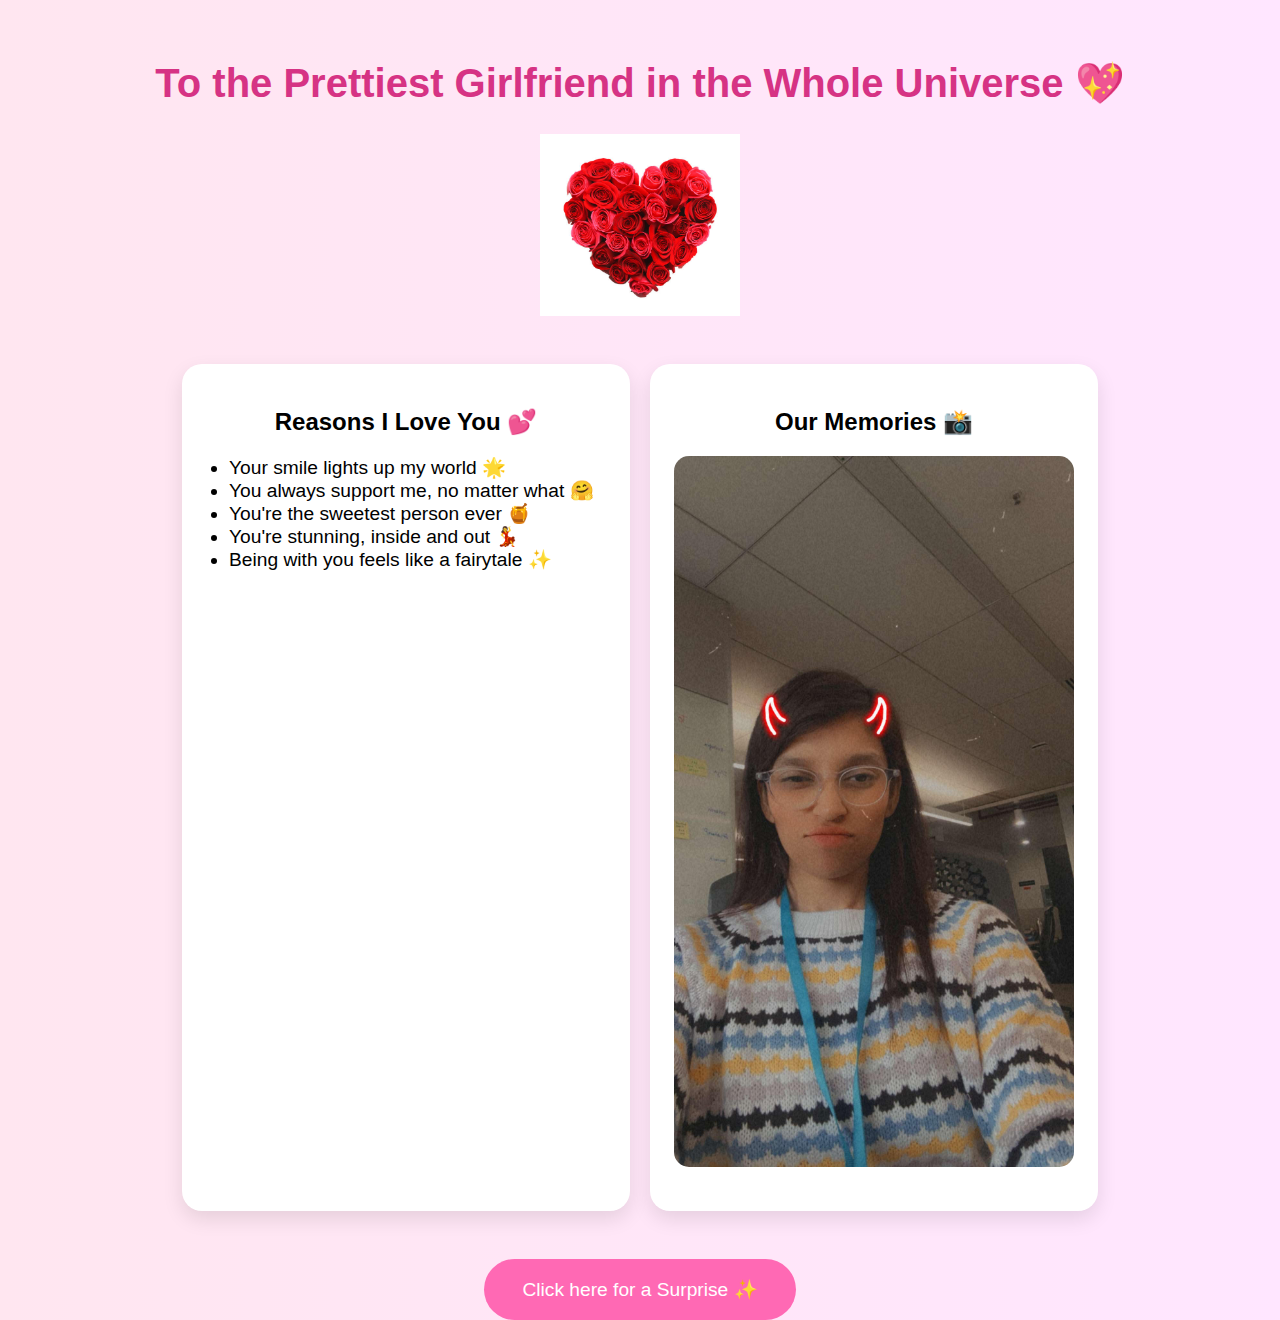
<file: index.html>
<!DOCTYPE html>
<html lang="en">
<head>
  <meta charset="UTF-8">
  <meta name="viewport" content="width=device-width, initial-scale=1.0">
  <title>To the Prettiest Girlfriend 💖</title>
  <style>
    body {
      margin: 0;
      font-family: 'Comic Sans MS', cursive, sans-serif;
      background: linear-gradient(to right, #ffe6f0, #ffe6ff);
      text-align: center;
      overflow-x: hidden;
      animation: fadeIn 2s ease-in-out;
    }

    h1 {
      color: #d63384;
      font-size: 2.5em;
      margin-top: 1.5em;
      animation: popIn 1.2s ease forwards;
    }

    img.heart {
      width: 200px;
      margin: 20px auto;
      display: block;
      animation: float 4s ease-in-out infinite;
    }

    section {
      display: flex;
      flex-wrap: wrap;
      justify-content: center;
      gap: 20px;
      margin: 3em auto;
      padding: 0 1em;
    }

    .card {
      background: #fff;
      border-radius: 20px;
      box-shadow: 0 8px 20px rgba(0,0,0,0.1);
      padding: 1.5em;
      max-width: 400px;
      width: 100%;
      animation: slideIn 1s ease;
    }

    ul {
      text-align: left;
      padding-left: 1.2em;
      font-size: 1.2em;
    }

    .memories img, .memories video {
      width: 100%;
      border-radius: 15px;
      margin-bottom: 1em;
    }

    .surprise-button {
      background-color: #ff69b4;
      border: none;
      padding: 1em 2em;
      font-size: 1.2em;
      border-radius: 50px;
      color: white;
      cursor: pointer;
      animation: pulse 2s infinite;
    }

    .surprise-button:hover {
      background-color: #ff1493;
    }

    @keyframes fadeIn {
      from { opacity: 0; } to { opacity: 1; }
    }

    @keyframes popIn {
      0% { transform: scale(0); opacity: 0; }
      100% { transform: scale(1); opacity: 1; }
    }

    @keyframes float {
      0%, 100% { transform: translateY(0); }
      50% { transform: translateY(-10px); }
    }

    @keyframes slideIn {
      from { transform: translateY(50px); opacity: 0; }
      to { transform: translateY(0); opacity: 1; }
    }

    @keyframes pulse {
      0% { transform: scale(1); }
      50% { transform: scale(1.05); }
      100% { transform: scale(1); }
    }
  </style>
</head>
<body>
  <h1>To the Prettiest Girlfriend in the Whole Universe 💖</h1>
  <img src="./testImage3.jpg" alt="Flowers Heart" class="heart">

  <section>
    <div class="card">
      <h2>Reasons I Love You 💕</h2>
      <ul>
        <li>Your smile lights up my world 🌟</li>
        <li>You always support me, no matter what 🤗</li>
        <li>You're the sweetest person ever 🍯</li>
        <li>You're stunning, inside and out 💃</li>
        <li>Being with you feels like a fairytale ✨</li>
      </ul>
    </div>

    <div class="card memories">
      <h2>Our Memories 📸</h2>
      <img src="./testImage.jpg" alt="Memory 1">
      <!-- <video controls src="videos/love-moment.mp4"></video> -->
    </div>
  </section>

  <div>
    <button class="surprise-button" onclick="alert('Surprise! I love you more every single day 💘')">Click here for a Surprise ✨</button>
  </div>
</body>
</html>
</file>
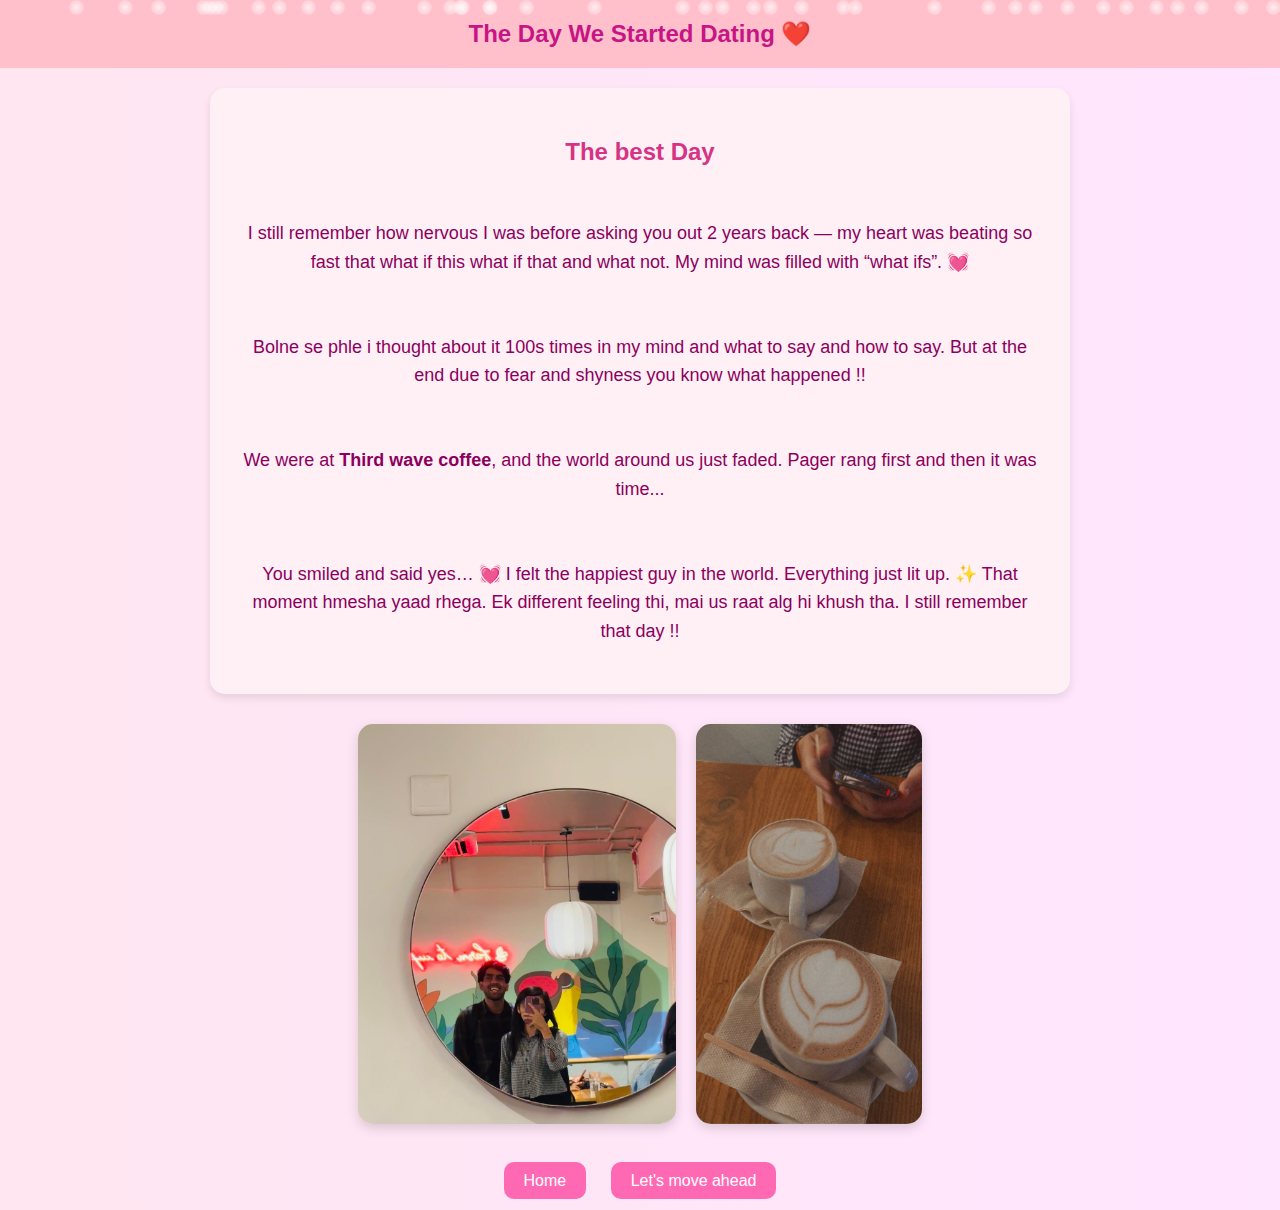
<file: page1-first-day.html>
<!DOCTYPE html>
<html lang="en">
<head>
    <meta charset="UTF-8">
    <meta name="viewport" content="width=device-width, initial-scale=1.0">
    <title>The First Day</title>
    <link rel="stylesheet" href="style.css">
    <style>
         /* Sparkle container */
    .sparkle {
      position: fixed;
      top: 0;
      left: 0;
      width: 100%;
      height: 100%;
      pointer-events: none;
      overflow: hidden;
      z-index: 0;
    }

    .sparkle span {
      position: absolute;
      width: 15px;
      height: 15px;
      background: radial-gradient(white, transparent);
      border-radius: 50%;
      animation: sparkleAnim linear infinite;
      opacity: 0.7;
    }

    @keyframes sparkleAnim {
      0% {
        transform: translateY(0) scale(1);
        opacity: 1;
      }
      100% {
        transform: translateY(100vh) scale(0.5);
        opacity: 0;
      }
    }
    .story {
      background: #fff0f6;
      padding: 30px;
      border-radius: 15px;
      margin: 20px auto;
      max-width: 800px;
      box-shadow: 0 4px 8px rgba(0, 0, 0, 0.1);
    }
    .story h2 {
      color: #d63384;
      font-size: 24px;
      margin-bottom: 15px;
    }
    .story p {
      font-size: 18px;
      line-height: 1.6;
      color: #8b005d;
    }
    .images {
      display: flex;
      flex-direction: column;
      align-items: center;
      gap: 20px;
      margin-top: 30px;
    }
    .images img {
      /* width: 90%; */
      /* max-width: 400px; */
      border-radius: 15px;
      box-shadow: 0 4px 12px rgba(0, 0, 0, 0.15);
      height: 400px;
    }
    @media(min-width: 768px) {
      .images {
        flex-direction: row;
        justify-content: center;
      }
    }
  </style>
  <script>
  function replayStory() {
    const story = document.querySelector('.story');
    story.style.opacity = 0;
    setTimeout(() => {
      story.style.transition = 'opacity 1s ease';
      story.style.opacity = 1;
    }, 1000);
  }
</script>
</head>
<body>
  <header>The Day We Started Dating ❤️</header>
<div class="sparkle">
    <!-- We'll use JavaScript to generate sparkles dynamically -->
  </div>
  <section class="story">
    <h2>The best Day</h2>
    <p>
      I still remember how nervous I was before asking you out 2 years back — 
      my heart was beating so fast that what if this what if that and what not.
      My mind was filled with “what ifs”. 💓 
    </p>
    <p>
      Bolne se phle i thought about it 100s times in my mind and what to say and how to say. 
      But at the end due to fear and shyness you know what happened !!
    </p>
    <p>
      We were at <strong>Third wave coffee</strong>, and the world around us just faded. Pager rang first and then it was time...
      </p>
      <p>
      You smiled and said yes… 💓  I felt the happiest guy in the world. Everything just lit up. ✨
  
      That moment hmesha yaad rhega.

      Ek different feeling thi, mai us raat alg hi khush tha. I still remember that day !!
    </p>
  </section>

  <section class="images">
    <img src="day1a.jpeg" alt="Our special moment 1">
    <img src="day1b.jpeg" alt="Our special moment 2">
  </section>

  <nav>
    <a href="index.html">Home</a>
    <a href="page2-first-date.html">Let's move ahead</a>
    <!-- <button class="surprise-button" onclick="replayStory()">Replay This Memory 💞</button> -->
  </nav>
  <script>
    const sparkleContainer = document.querySelector('.sparkle');
    for (let i = 0; i < 40; i++) {
      const sparkle = document.createElement('span');
      sparkle.style.left = `${Math.random() * 100}%`;
      sparkle.style.animationDuration = `${5 + Math.random() * 4}s`;
      sparkle.style.animationDelay = `${Math.random() * 4}s`;
      sparkleContainer.appendChild(sparkle);
    }
  </script>
</body>
</html>
</file>
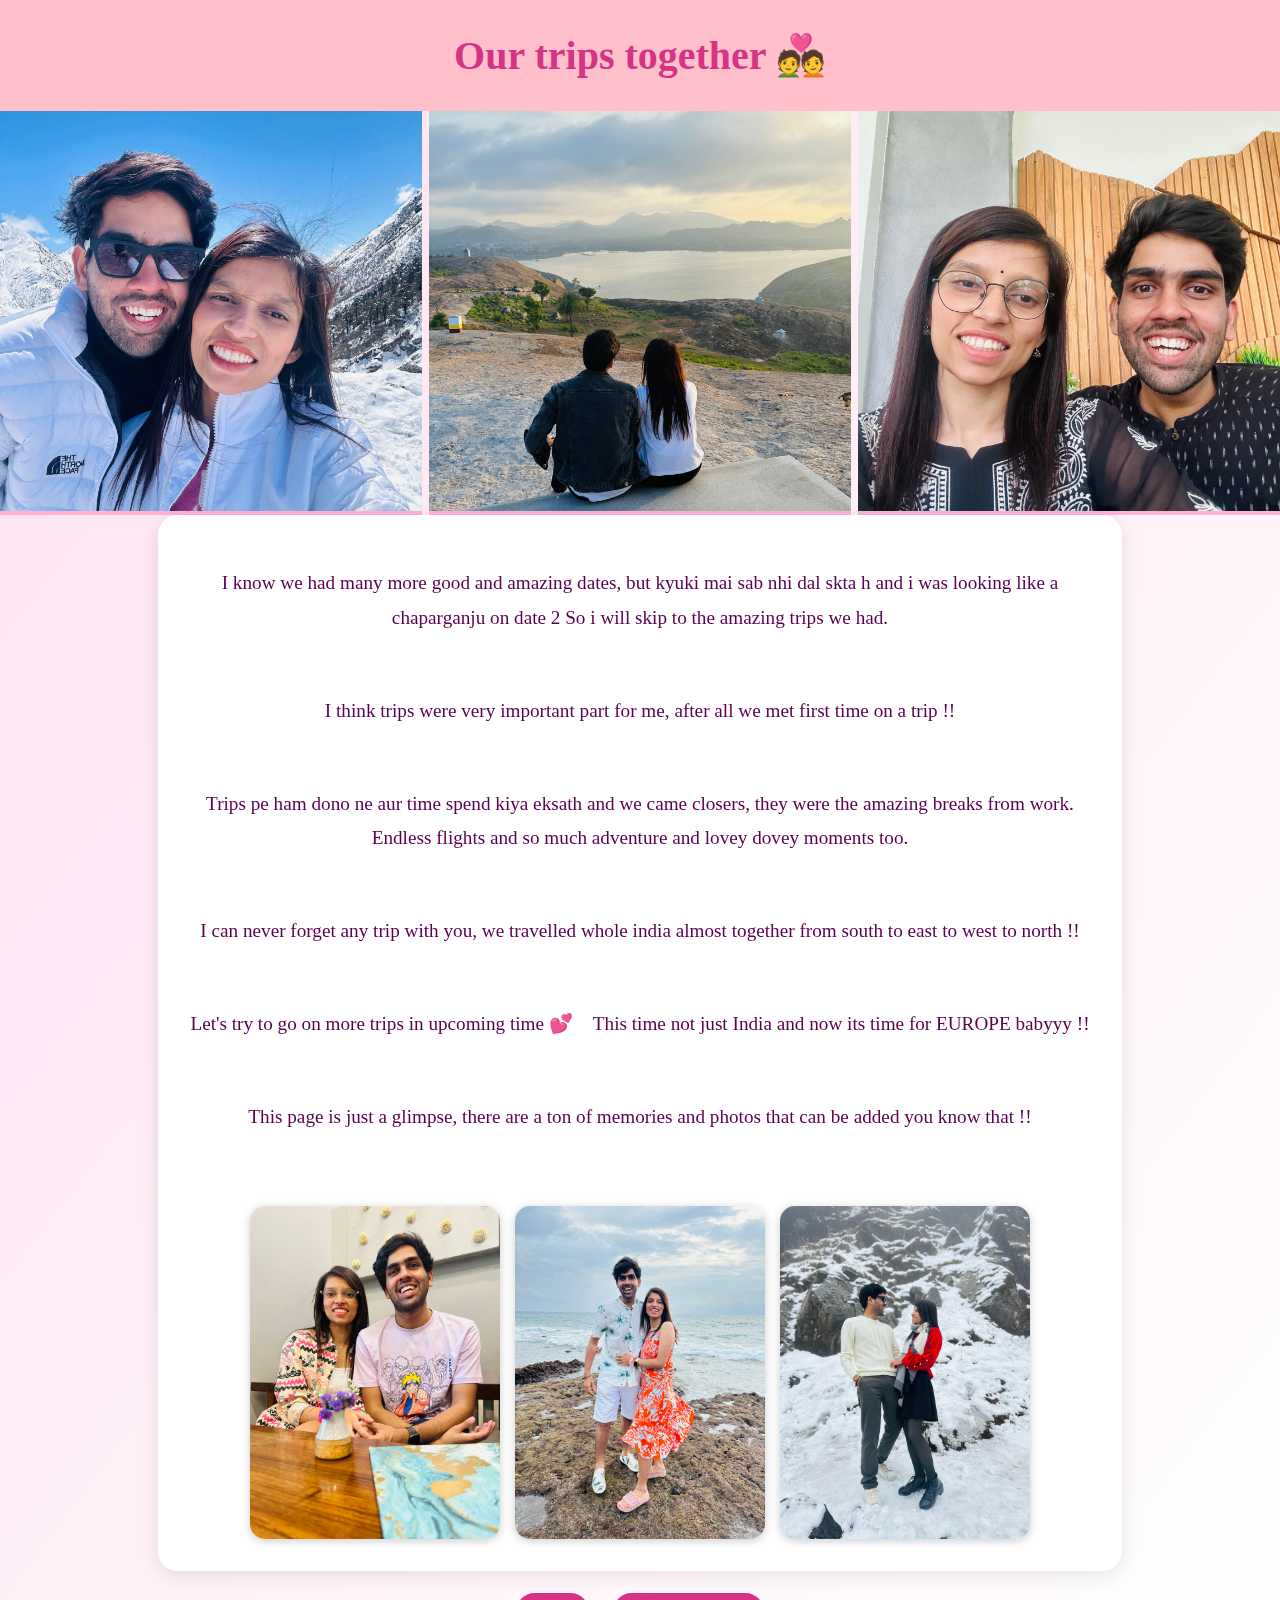
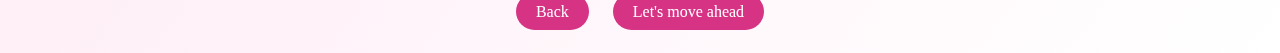
<file: page3-first-trip.html>
<!DOCTYPE html>
<html lang="en">
<head>
  <meta charset="UTF-8"/>
  <meta name="viewport" content="width=device-width, initial-scale=1.0"/>
  <title>Our trips together</title>
  <link rel="stylesheet" href="style.css">
  <style>
    body {
      background: linear-gradient(to bottom right, #ffe0f0, #fff);
      font-family: 'Georgia', serif;
      color: #5b004f;
      margin: 0;
      padding: 0;
      position: relative;
      overflow-x: hidden;
    }

    .sparkle {
      position: fixed;
      top: 0; left: 0;
      width: 100%; height: 100%;
      pointer-events: none;
      z-index: 0;
    }

    .sparkle span {
      position: absolute;
      width: 10px;
      height: 10px;
      background: radial-gradient(white, transparent);
      border-radius: 50%;
      opacity: 0.8;
      animation: sparkleAnim linear infinite;
    }

    @keyframes sparkleAnim {
      0% { transform: translateY(0) scale(1); opacity: 1; }
      100% { transform: translateY(100vh) scale(0.5); opacity: 0; }
    }

    header {
      text-align: center;
      padding: 2rem 1rem;
      font-size: 2.5rem;
      color: #d63384;
      z-index: 1;
      position: relative;
    }

    .image-row {
  display: flex;
  justify-content: space-between; /* optional for spacing */
}
    .hero-image {
      width: 33%;
      max-height: 400px;
      object-fit: cover;
      display: block;
      border-bottom: 4px solid #ffb3d9;
    }

    .content {
      padding: 2rem;
      max-width: 900px;
      margin: 0 auto;
      background-color: #fff;
      border-radius: 20px;
      box-shadow: 0 4px 20px rgba(0,0,0,0.1);
      z-index: 1;
      position: relative;
    }

    .content p {
      font-size: 1.2rem;
      line-height: 1.8;
      margin: 1.2rem 0;
    }

    .collage {
      display: flex;
      flex-wrap: wrap;
      gap: 15px;
      margin-top: 2rem;
      justify-content: center;
    }

    .collage img {
      width: 100%;
      max-width: 250px;
      border-radius: 15px;
      box-shadow: 0 2px 10px rgba(0,0,0,0.2);
    }

    nav {
      text-align: center;
      margin: 2rem 0;
      z-index: 1;
      position: relative;
    }

    nav a {
      background-color: #d63384;
      color: white;
      text-decoration: none;
      padding: 10px 20px;
      margin: 0 10px;
      border-radius: 30px;
      transition: background 0.3s ease;
    }

    nav a:hover {
      background-color: #a61e4d;
    }

    audio {
      display: none;
    }
  </style>
</head>
<body>

  <!-- Sparkles -->
  <div class="sparkle"></div>



  <!-- Header -->
  <header>Our trips together 💑</header>

  <div class="image-row">

  <!-- Lake Side Hero Image -->
  <img class="hero-image" src="tripsg.jpg" alt="trip" />
  <img class="hero-image" src="tripsc.jpeg" alt="trip" />
  <img class="hero-image" src="tripsb.jpeg" alt="trip" />
  </div>

  <!-- Story Content -->
  <section class="content">
    <p> 
        I know we had many more good and amazing dates, but kyuki mai sab nhi dal skta h and i was looking like a chaparganju on date 2
        So i will skip to the amazing trips we had.
    </p>

    <p>
        I think trips were very important part for me, after all we met first time on a trip !!
    </p>

    <p>
        Trips pe ham dono ne aur time spend kiya eksath and we came closers, they were the amazing breaks from work.
        Endless flights and so much adventure and lovey dovey moments too.
    </p>

    <p>
        I can never forget any trip with you, we travelled whole india almost together from south to east to west to north !!
    </p>

    <p>
        Let's try to go on more trips in upcoming time
        💕</p>

      <p>
        This time not just India and now its time for EUROPE babyyy !!
      </p>

      <p>This page is just a glimpse, there are a ton of memories and photos that can be added you know that !!</p>

    <!-- Collage -->
    <div class="collage">
      <img src="tripsa.jpeg" alt="trip" />
      <img src="tripsd.jpeg" alt="trip" />
      <img src="tripsf.jpg" alt="trip" />
    </div>
  </section>

  <!-- Navigation -->
  <nav>
    <a href="page2-first-date.html">Back</a>
    <a href="page4-foreign-trip.html">Let's move ahead</a>
  </nav>

  <!-- Sparkle Script -->
  <script>
    const sparkleContainer = document.querySelector('.sparkle');
    for (let i = 0; i < 40; i++) {
      const sparkle = document.createElement('span');
      sparkle.style.left = `${Math.random() * 100}%`;
      sparkle.style.animationDuration = `${3 + Math.random() * 4}s`;
      sparkle.style.animationDelay = `${Math.random() * 5}s`;
      sparkleContainer.appendChild(sparkle);
    }
  </script>

</body>
</html>
</file>
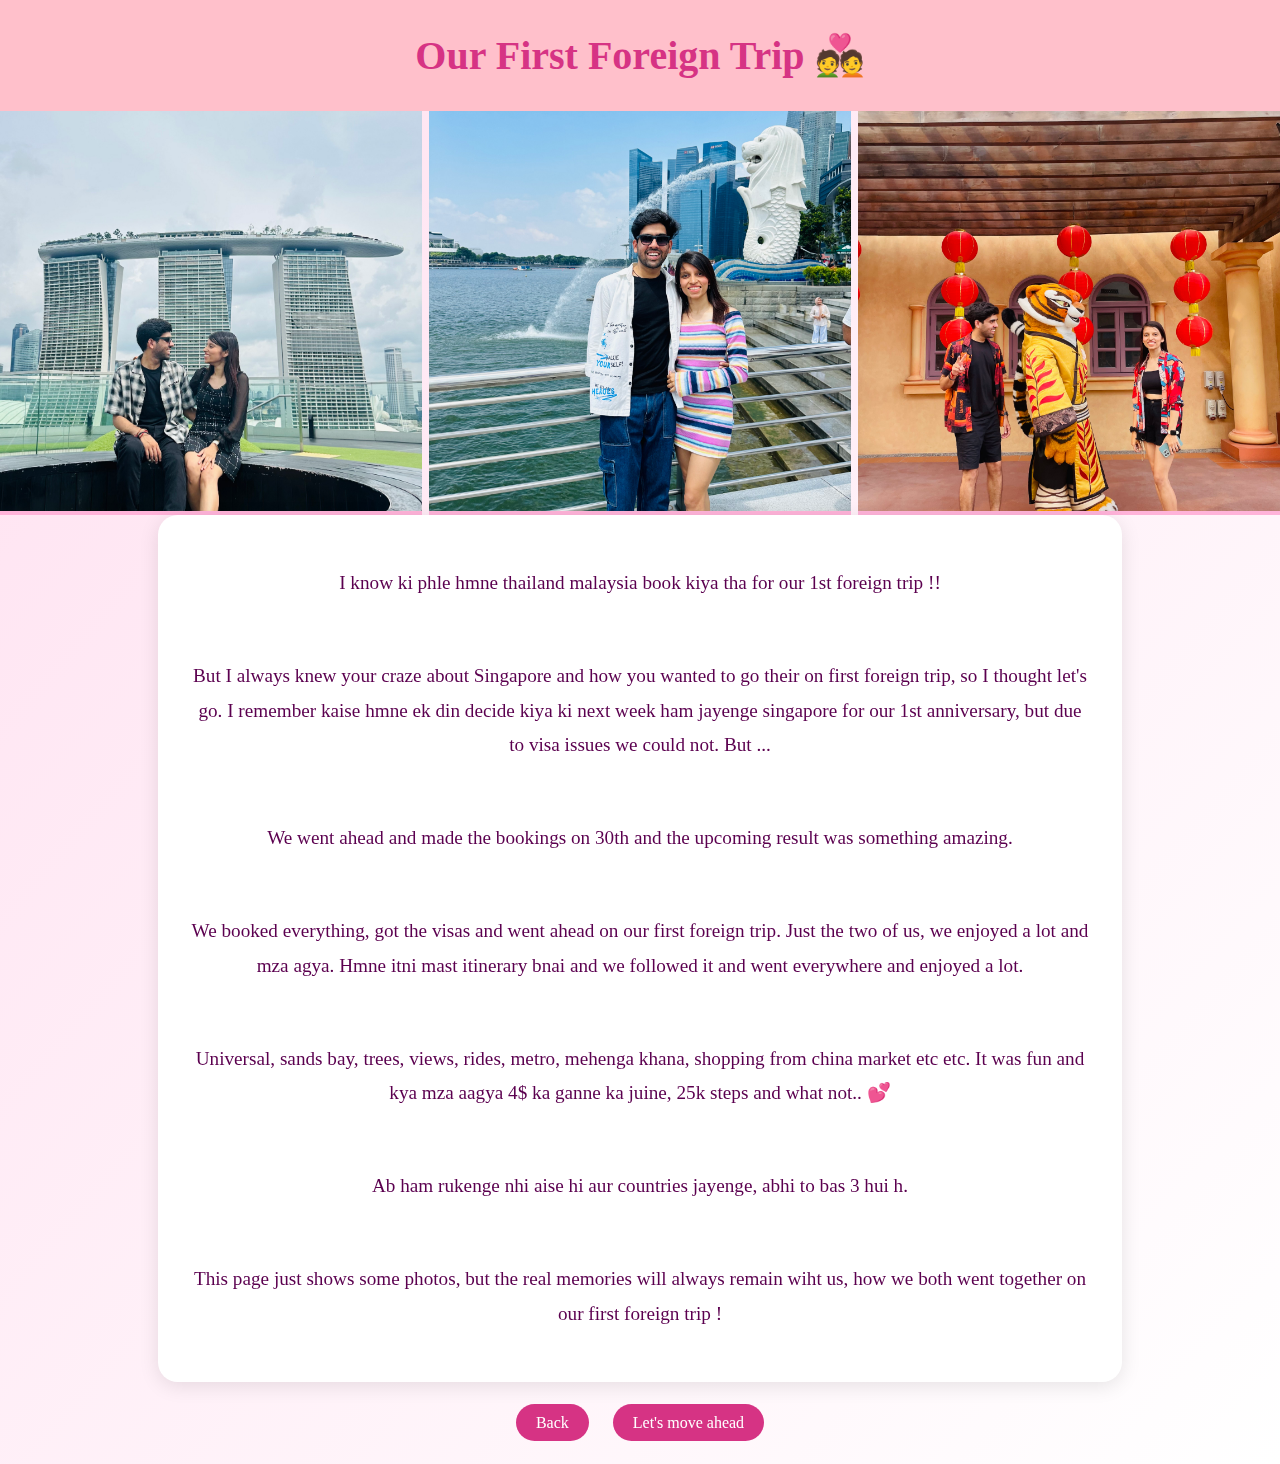
<file: page4-foreign-trip.html>
<!DOCTYPE html>
<html lang="en">
<head>
  <meta charset="UTF-8"/>
  <meta name="viewport" content="width=device-width, initial-scale=1.0"/>
  <title>Our First Foreign Trip</title>
  <link rel="stylesheet" href="style.css">
  <style>
    body {
      background: linear-gradient(to bottom right, #ffe0f0, #fff);
      font-family: 'Georgia', serif;
      color: #5b004f;
      margin: 0;
      padding: 0;
      position: relative;
      overflow-x: hidden;
    }

    .sparkle {
      position: fixed;
      top: 0; left: 0;
      width: 100%; height: 100%;
      pointer-events: none;
      z-index: 0;
    }

    .sparkle span {
      position: absolute;
      width: 10px;
      height: 10px;
      background: radial-gradient(white, transparent);
      border-radius: 50%;
      opacity: 0.8;
      animation: sparkleAnim linear infinite;
    }

    @keyframes sparkleAnim {
      0% { transform: translateY(0) scale(1); opacity: 1; }
      100% { transform: translateY(100vh) scale(0.5); opacity: 0; }
    }

    header {
      text-align: center;
      padding: 2rem 1rem;
      font-size: 2.5rem;
      color: #d63384;
      z-index: 1;
      position: relative;
    }

    .image-row {
  display: flex;
  justify-content: space-between; /* optional for spacing */
}
    .hero-image {
      width: 33%;
      max-height: 400px;
      object-fit: cover;
      display: block;
      border-bottom: 4px solid #ffb3d9;
    }

    .content {
      padding: 2rem;
      max-width: 900px;
      margin: 0 auto;
      background-color: #fff;
      border-radius: 20px;
      box-shadow: 0 4px 20px rgba(0,0,0,0.1);
      z-index: 1;
      position: relative;
    }

    .content p {
      font-size: 1.2rem;
      line-height: 1.8;
      margin: 1.2rem 0;
    }

    .collage {
      display: flex;
      flex-wrap: wrap;
      gap: 15px;
      margin-top: 2rem;
      justify-content: center;
    }

    .collage img {
      width: 100%;
      max-width: 250px;
      border-radius: 15px;
      box-shadow: 0 2px 10px rgba(0,0,0,0.2);
    }

    nav {
      text-align: center;
      margin: 2rem 0;
      z-index: 1;
      position: relative;
    }

    nav a {
      background-color: #d63384;
      color: white;
      text-decoration: none;
      padding: 10px 20px;
      margin: 0 10px;
      border-radius: 30px;
      transition: background 0.3s ease;
    }

    nav a:hover {
      background-color: #a61e4d;
    }

    audio {
      display: none;
    }
  </style>
</head>
<body>

  <!-- Sparkles -->
  <div class="sparkle"></div>



  <!-- Header -->
  <header>Our First Foreign Trip 💑</header>

  <div class="image-row">

  <!-- Lake Side Hero Image -->
  <img class="hero-image" src="ftripa.jpeg" alt="trip" />
  <img class="hero-image" src="ftripc.jpeg" alt="trip" />
  <img class="hero-image" src="ftripd.jpeg" alt="trip" />
  </div>

  <!-- Story Content -->
  <section class="content">
    <p> 
        I know ki phle hmne thailand malaysia book kiya tha for our 1st foreign trip !!
    </p>

    <p>
        But I always knew your craze about Singapore and how you wanted to go their on first foreign trip, so I thought let's go.
        I remember kaise hmne ek din decide kiya ki next week ham jayenge singapore for our 1st anniversary, but due to visa issues we could not. But ...
    </p>

    <p>
        We went ahead and made the bookings on 30th and the upcoming result was something amazing.
    </p>

    <p>
        We booked everything, got the visas and went ahead on our first foreign trip. Just the two of us, we enjoyed a lot and mza agya. Hmne itni
        mast itinerary bnai and we followed it and went everywhere and enjoyed a lot.
    </p>

    <p>
        Universal, sands bay, trees, views, rides, metro, mehenga khana, shopping from china market etc etc. It was fun and kya mza aagya
        4$ ka ganne ka juine, 25k steps and what not..
        💕</p>

      <p>
        Ab ham rukenge nhi aise hi aur countries jayenge, abhi to bas 3 hui h.
      </p>

      <p>
        This page just shows some photos, but the real memories will always remain wiht us, how we both went together on our first foreign trip !

      </p>
</section>


  <!-- Navigation -->
  <nav>
    <a href="page3-first-trip.html">Back</a>
    <a href="page5-special-days.html">Let's move ahead</a>
  </nav>

  <!-- Sparkle Script -->
  <script>
    const sparkleContainer = document.querySelector('.sparkle');
    for (let i = 0; i < 40; i++) {
      const sparkle = document.createElement('span');
      sparkle.style.left = `${Math.random() * 100}%`;
      sparkle.style.animationDuration = `${3 + Math.random() * 4}s`;
      sparkle.style.animationDelay = `${Math.random() * 5}s`;
      sparkleContainer.appendChild(sparkle);
    }
  </script>

</body>
</html>
</file>
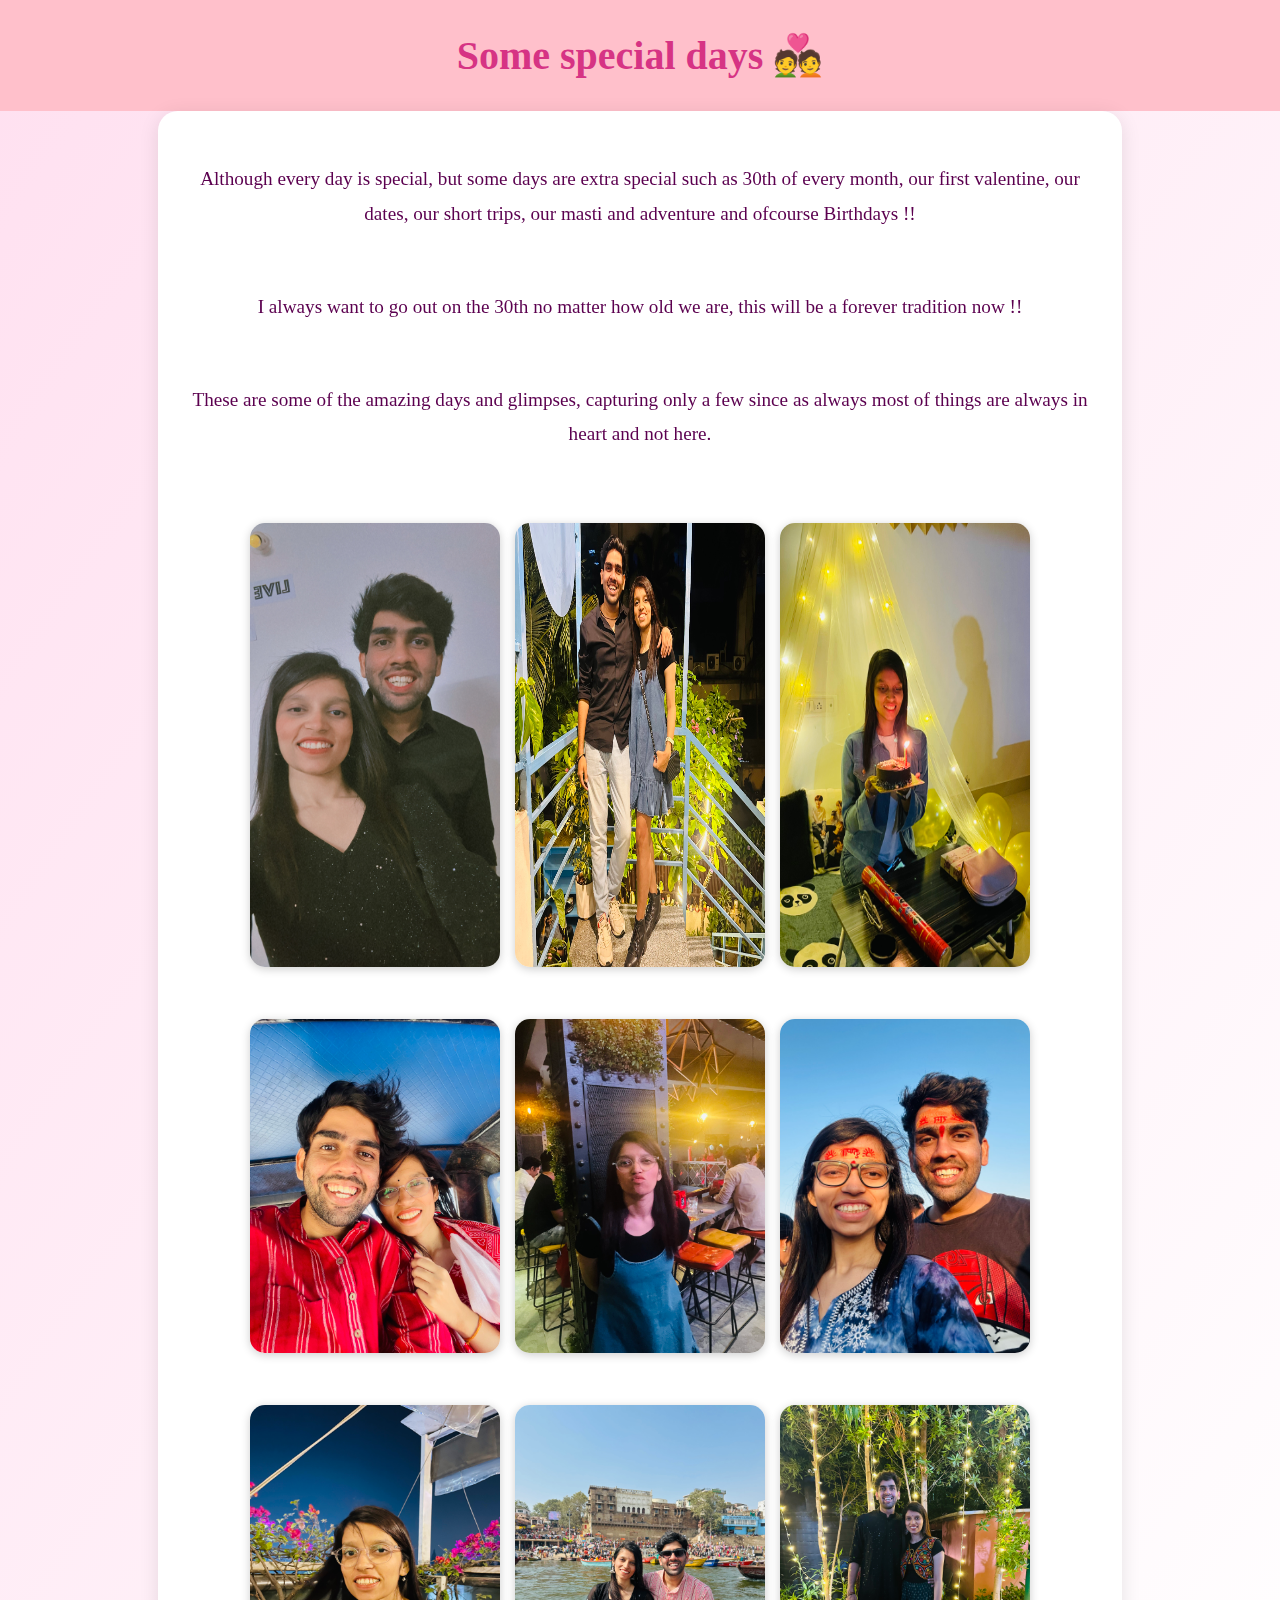
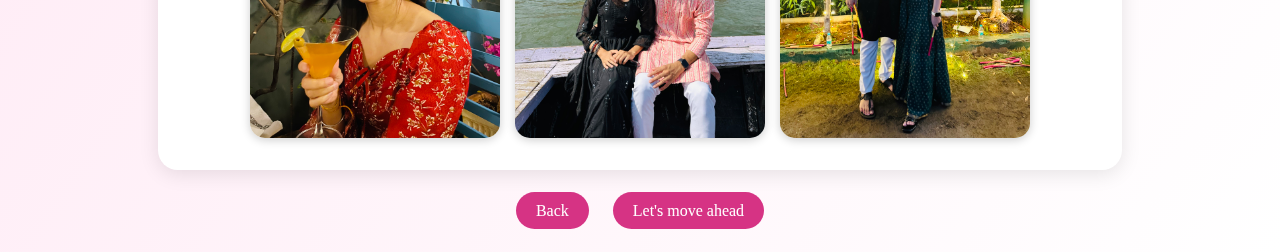
<file: page5-special-days.html>
<!DOCTYPE html>
<html lang="en">
<head>
  <meta charset="UTF-8"/>
  <meta name="viewport" content="width=device-width, initial-scale=1.0"/>
  <title>Some Special days</title>
  <link rel="stylesheet" href="style.css">
  <style>
    body {
      background: linear-gradient(to bottom right, #ffe0f0, #fff);
      font-family: 'Georgia', serif;
      color: #5b004f;
      margin: 0;
      padding: 0;
      position: relative;
      overflow-x: hidden;
    }

    .sparkle {
      position: fixed;
      top: 0; left: 0;
      width: 100%; height: 100%;
      pointer-events: none;
      z-index: 0;
    }

    .sparkle span {
      position: absolute;
      width: 10px;
      height: 10px;
      background: radial-gradient(white, transparent);
      border-radius: 50%;
      opacity: 0.8;
      animation: sparkleAnim linear infinite;
    }

    @keyframes sparkleAnim {
      0% { transform: translateY(0) scale(1); opacity: 1; }
      100% { transform: translateY(100vh) scale(0.5); opacity: 0; }
    }

    header {
      text-align: center;
      padding: 2rem 1rem;
      font-size: 2.5rem;
      color: #d63384;
      z-index: 1;
      position: relative;
    }

    .image-row {
  display: flex;
  justify-content: space-between; /* optional for spacing */
}
    .hero-image {
      width: 33%;
      max-height: 400px;
      object-fit: cover;
      display: block;
      border-bottom: 4px solid #ffb3d9;
    }

    .content {
      padding: 2rem;
      max-width: 900px;
      margin: 0 auto;
      background-color: #fff;
      border-radius: 20px;
      box-shadow: 0 4px 20px rgba(0,0,0,0.1);
      z-index: 1;
      position: relative;
    }

    .content p {
      font-size: 1.2rem;
      line-height: 1.8;
      margin: 1.2rem 0;
    }

    .collage {
      display: flex;
      flex-wrap: wrap;
      gap: 15px;
      margin-top: 2rem;
      justify-content: center;
    }

    .collage img {
      width: 100%;
      max-width: 250px;
      border-radius: 15px;
      box-shadow: 0 2px 10px rgba(0,0,0,0.2);
    }

    nav {
      text-align: center;
      margin: 2rem 0;
      z-index: 1;
      position: relative;
    }

    nav a {
      background-color: #d63384;
      color: white;
      text-decoration: none;
      padding: 10px 20px;
      margin: 0 10px;
      border-radius: 30px;
      transition: background 0.3s ease;
    }

    nav a:hover {
      background-color: #a61e4d;
    }

    audio {
      display: none;
    }
  </style>
</head>
<body>

  <!-- Sparkles -->
  <div class="sparkle"></div>



  <!-- Header -->
  <header>Some special days 💑</header>


  <!-- Story Content -->
  <section class="content">
    <p> 
        Although every day is special, but some days are extra special such as 30th of every month, our first valentine, our dates, our short trips, our masti and adventure and ofcourse Birthdays !!
    </p>

    <p>
        I always want to go out on the 30th no matter how old we are, this will be a forever tradition now !!
    </p>


      <p>
        These are some of the amazing days and glimpses, capturing only a few since as always most of things are always in heart and not here.

      </p>
      <div class="collage">
      <img src="speciala.jpeg" alt="trip" />
      <img src="specialb.jpeg" alt="trip" />
      <img src="specialc.jpeg" alt="trip" />
    </div>
    <div class="collage">
      <img src="speciale.jpeg" alt="trip" />
      <img src="speciald.jpeg" alt="trip" />
      <img src="specialf.jpeg" alt="trip" />
    </div>
    <div class="collage">
      <img src="specialg.jpeg" alt="trip" />
      <img src="specialh.jpeg" alt="trip" />
      <img src="speciali.jpeg" alt="trip" />
    </div>
      </section>


  <!-- Navigation -->
  <nav>
    <a href="page4-foreign-trip.html">Back</a>
    <a href="page6-anniversary.html">Let's move ahead</a>
  </nav>

  <!-- Sparkle Script -->
  <script>
    const sparkleContainer = document.querySelector('.sparkle');
    for (let i = 0; i < 40; i++) {
      const sparkle = document.createElement('span');
      sparkle.style.left = `${Math.random() * 100}%`;
      sparkle.style.animationDuration = `${3 + Math.random() * 4}s`;
      sparkle.style.animationDelay = `${Math.random() * 5}s`;
      sparkleContainer.appendChild(sparkle);
    }
  </script>

</body>
</html>
</file>
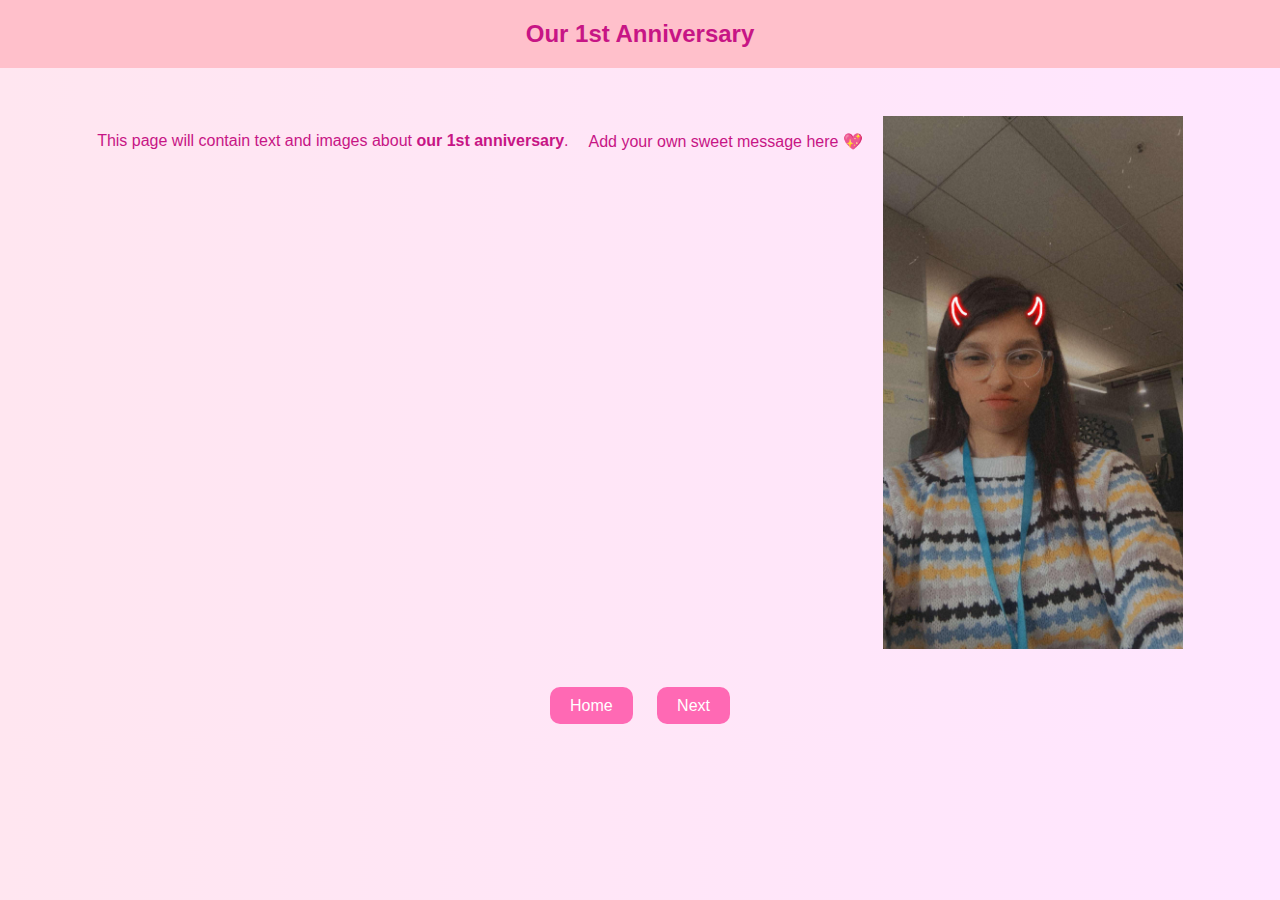
<file: page6-anniversary.html>
<!DOCTYPE html>
<html lang="en">
<head>
    <meta charset="UTF-8">
    <meta name="viewport" content="width=device-width, initial-scale=1.0">
    <title>Our 1st Anniversary</title>
    <link rel="stylesheet" href="style.css">
</head>
<body>
    <header>Our 1st Anniversary</header>
    <section>
        <p>This page will contain text and images about <strong>our 1st anniversary</strong>.</p>
        <p>Add your own sweet message here 💖</p>
        <img src="testImage.jpg" alt="Memory" width="300">
    </section>
    <nav>
        <a href="index.html">Home</a>
        <a href="page7-more-adventures.html">Next</a>
    </nav>
</body>
</html>
</file>
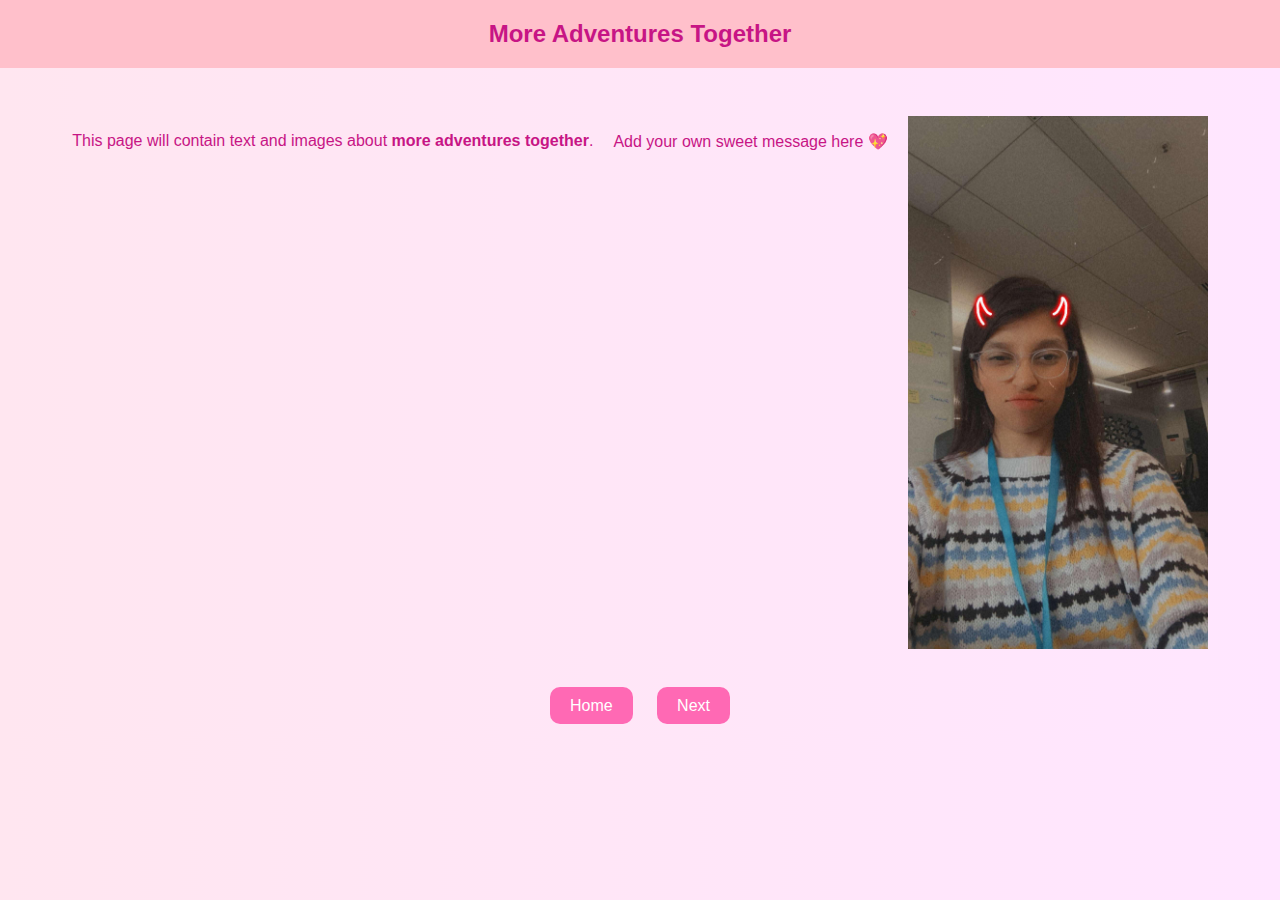
<file: page7-more-adventures.html>
<!DOCTYPE html>
<html lang="en">
<head>
    <meta charset="UTF-8">
    <meta name="viewport" content="width=device-width, initial-scale=1.0">
    <title>More Adventures Together</title>
    <link rel="stylesheet" href="style.css">
</head>
<body>
    <header>More Adventures Together</header>
    <section>
        <p>This page will contain text and images about <strong>more adventures together</strong>.</p>
        <p>Add your own sweet message here 💖</p>
        <img src="testImage.jpg" alt="Memory" width="300">
    </section>
    <nav>
        <a href="index.html">Home</a>
        <a href="page8-favorite-things.html">Next</a>
    </nav>
</body>
</html>
</file>
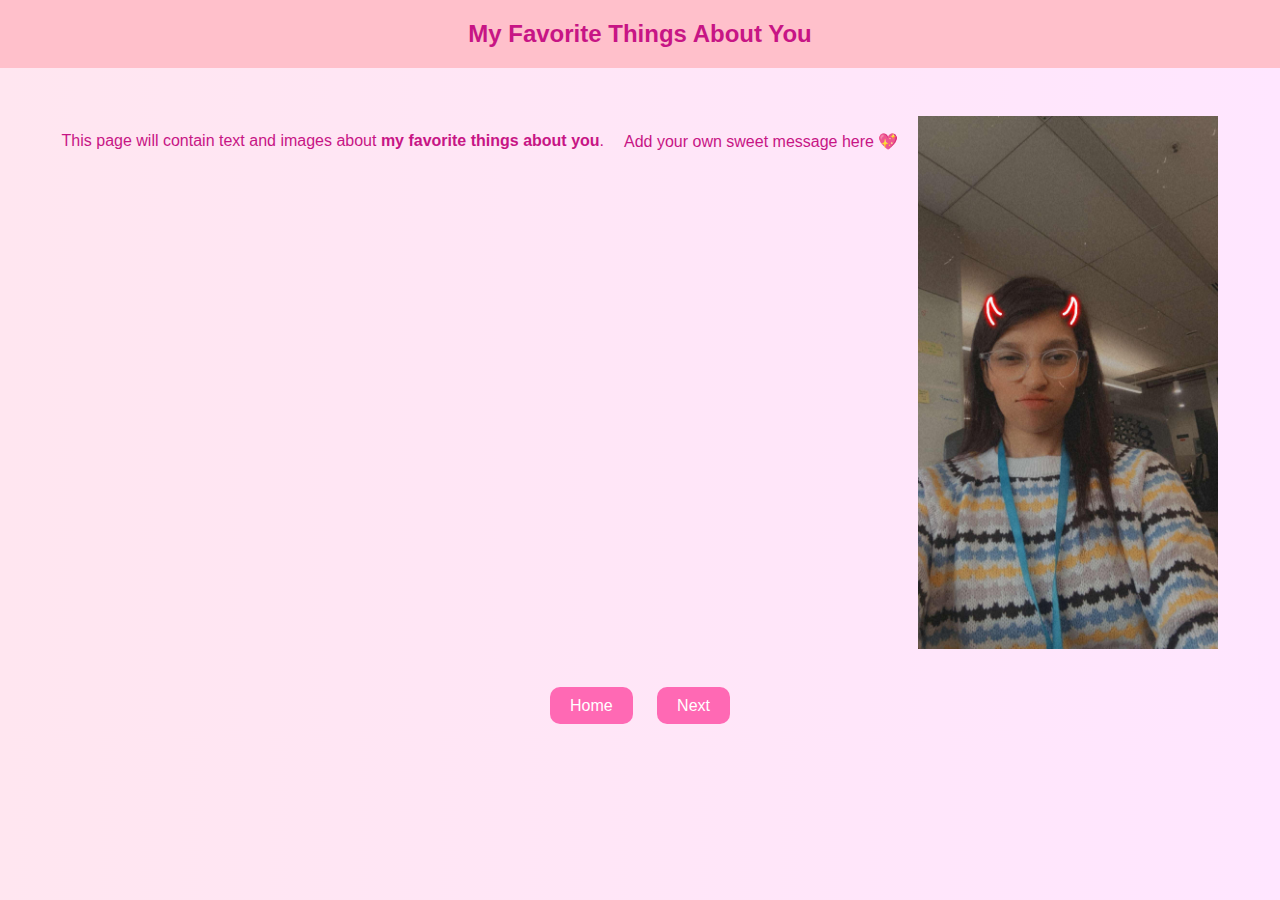
<file: page8-favorite-things.html>
<!DOCTYPE html>
<html lang="en">
<head>
    <meta charset="UTF-8">
    <meta name="viewport" content="width=device-width, initial-scale=1.0">
    <title>My Favorite Things About You</title>
    <link rel="stylesheet" href="style.css">
</head>
<body>
    <header>My Favorite Things About You</header>
    <section>
        <p>This page will contain text and images about <strong>my favorite things about you</strong>.</p>
        <p>Add your own sweet message here 💖</p>
        <img src="testImage.jpg" alt="Memory" width="300">
    </section>
    <nav>
        <a href="index.html">Home</a>
        <a href="page9-happy-2nd-anniversary.html">Next</a>
    </nav>
</body>
</html>
</file>
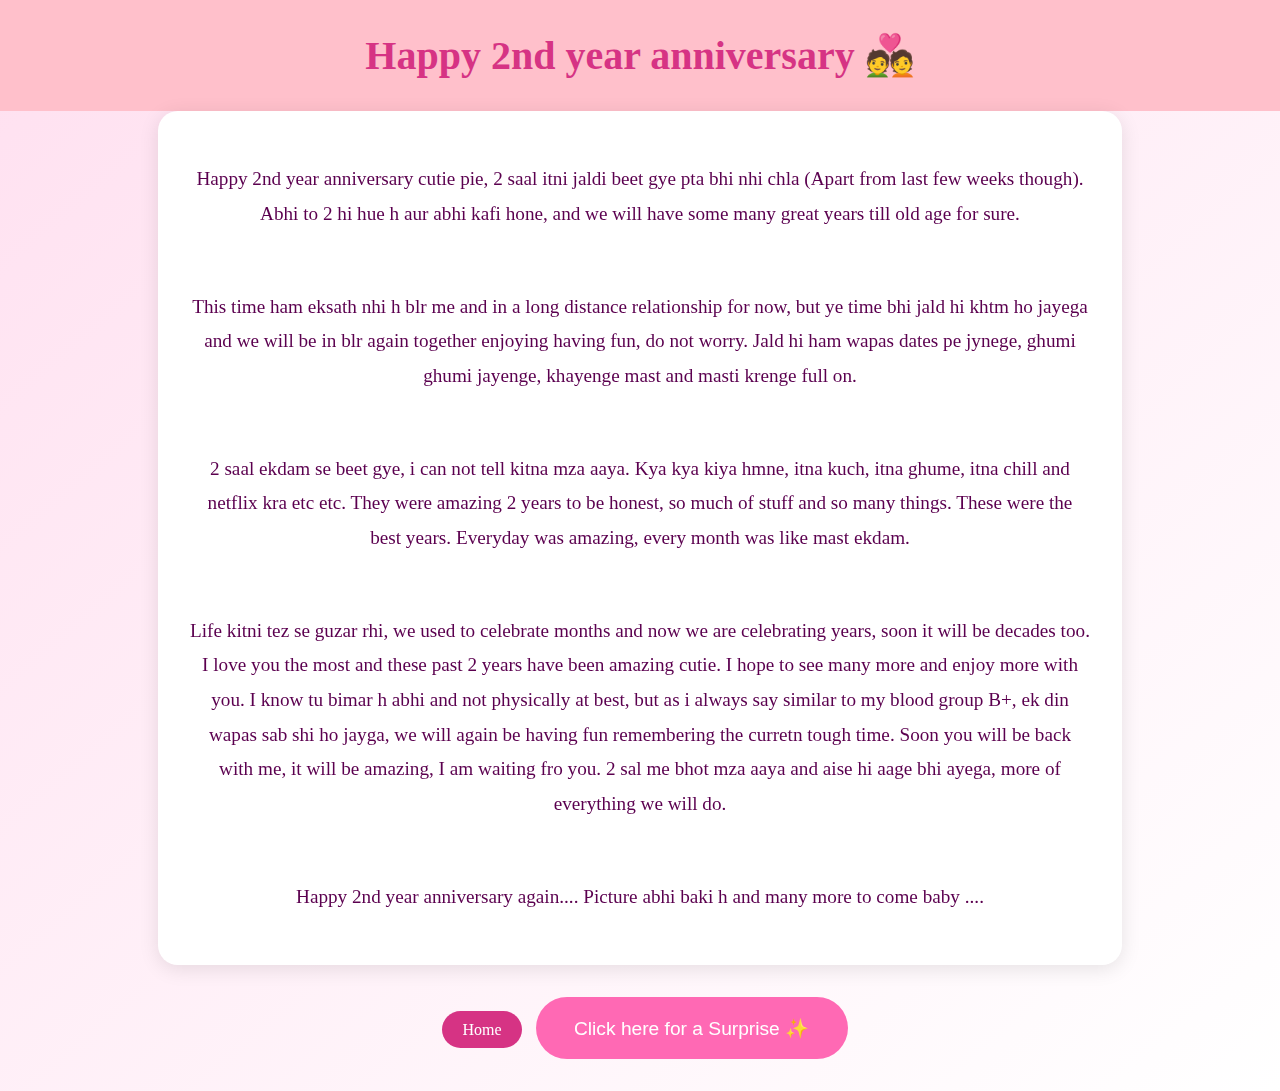
<file: page8-happy-2nd-anniversary.html>
<!DOCTYPE html>
<html lang="en">
<head>
  <meta charset="UTF-8"/>
  <meta name="viewport" content="width=device-width, initial-scale=1.0"/>
  <title>Happy 2nd year anniversary</title>
  <link rel="stylesheet" href="style.css">
  <style>
    body {
      background: linear-gradient(to bottom right, #ffe0f0, #fff);
      font-family: 'Georgia', serif;
      color: #5b004f;
      margin: 0;
      padding: 0;
      position: relative;
      overflow-x: hidden;
    }

    .sparkle {
      position: fixed;
      top: 0; left: 0;
      width: 100%; height: 100%;
      pointer-events: none;
      z-index: 0;
    }

    .sparkle span {
      position: absolute;
      width: 10px;
      height: 10px;
      background: radial-gradient(white, transparent);
      border-radius: 50%;
      opacity: 0.8;
      animation: sparkleAnim linear infinite;
    }

    @keyframes sparkleAnim {
      0% { transform: translateY(0) scale(1); opacity: 1; }
      100% { transform: translateY(100vh) scale(0.5); opacity: 0; }
    }

    header {
      text-align: center;
      padding: 2rem 1rem;
      font-size: 2.5rem;
      color: #d63384;
      z-index: 1;
      position: relative;
    }

    .image-row {
  display: flex;
  justify-content: space-between; /* optional for spacing */
}
    .hero-image {
      width: 33%;
      max-height: 400px;
      object-fit: cover;
      display: block;
      border-bottom: 4px solid #ffb3d9;
    }

    .content {
      padding: 2rem;
      max-width: 900px;
      margin: 0 auto;
      background-color: #fff;
      border-radius: 20px;
      box-shadow: 0 4px 20px rgba(0,0,0,0.1);
      z-index: 1;
      position: relative;
    }

    .content p {
      font-size: 1.2rem;
      line-height: 1.8;
      margin: 1.2rem 0;
    }

    .collage {
      display: flex;
      flex-wrap: wrap;
      gap: 15px;
      margin-top: 2rem;
      justify-content: center;
    }

    .collage img {
      width: 100%;
      max-width: 250px;
      border-radius: 15px;
      box-shadow: 0 2px 10px rgba(0,0,0,0.2);
    }

    nav {
      text-align: center;
      margin: 2rem 0;
      z-index: 1;
      position: relative;
    }

    nav a {
      background-color: #d63384;
      color: white;
      text-decoration: none;
      padding: 10px 20px;
      margin: 0 10px;
      border-radius: 30px;
      transition: background 0.3s ease;
    }

    nav a:hover {
      background-color: #a61e4d;
    }

    audio {
      display: none;
    }
  </style>
</head>
<body>

  <!-- Sparkles -->
  <div class="sparkle"></div>

<audio id="bgMusic" loop>
    <source src="date1.mp3" type="audio/mp3">
    Your browser does not support the audio element.
  </audio>

  <!-- Header -->
  <header>Happy 2nd year anniversary 💑</header>


  <!-- Story Content -->
  <section class="content">
    <p> 
        Happy 2nd year anniversary cutie pie, 2 saal itni jaldi beet gye pta bhi nhi chla (Apart from last few weeks though).
        Abhi to 2 hi hue h aur abhi kafi hone, and we will have some many great years till old age for sure.
    </p>

    <p>
        This time ham eksath nhi h blr me and in a long distance relationship for now, but ye time bhi jald hi khtm ho jayega and we will be in blr again together enjoying having fun, do not worry.
        Jald hi ham wapas dates pe jynege, ghumi ghumi jayenge, khayenge mast and masti krenge full on.
    </p>

    <p>
        2 saal ekdam se beet gye, i can not tell kitna mza aaya. Kya kya kiya hmne, itna kuch, itna ghume, itna chill and netflix kra etc etc.
        They were amazing 2 years to be honest, so much of stuff and so many things. These were the best years.
        Everyday was amazing, every month was like mast ekdam.
    </p>

    <p>
       Life kitni tez se guzar rhi, we used to celebrate months and now we are celebrating years, soon it will be decades too.
       I love you the most and these past 2 years have been amazing cutie. I hope to see many more and enjoy more with you.

       I know tu bimar h abhi and not physically at best, but as i always say similar to my blood group B+, ek din wapas sab shi ho jayga, we will again be having fun remembering the curretn tough time.

       Soon you will be back with me, it will be amazing, I am waiting fro you. 

       2 sal me bhot mza aaya and aise hi aage bhi ayega, more of everything we will do.
    </p>


      <p>
        Happy 2nd year anniversary again.... Picture abhi baki h and many more to come baby ....
      </p>

    
    </div>
  </section>


  <nav>
        <a href="index.html">Home</a>
        <button class="surprise-button" onclick="alert('Surprise! I love you more every single day 💘'); document.getElementById('bgMusic').play()">Click here for a Surprise ✨</button>
    </nav>

  <!-- Sparkle Script -->
  <script>
    const sparkleContainer = document.querySelector('.sparkle');
    for (let i = 0; i < 40; i++) {
      const sparkle = document.createElement('span');
      sparkle.style.left = `${Math.random() * 100}%`;
      sparkle.style.animationDuration = `${3 + Math.random() * 4}s`;
      sparkle.style.animationDelay = `${Math.random() * 5}s`;
      sparkleContainer.appendChild(sparkle);
    }
  </script>

</body>
</html>
</file>
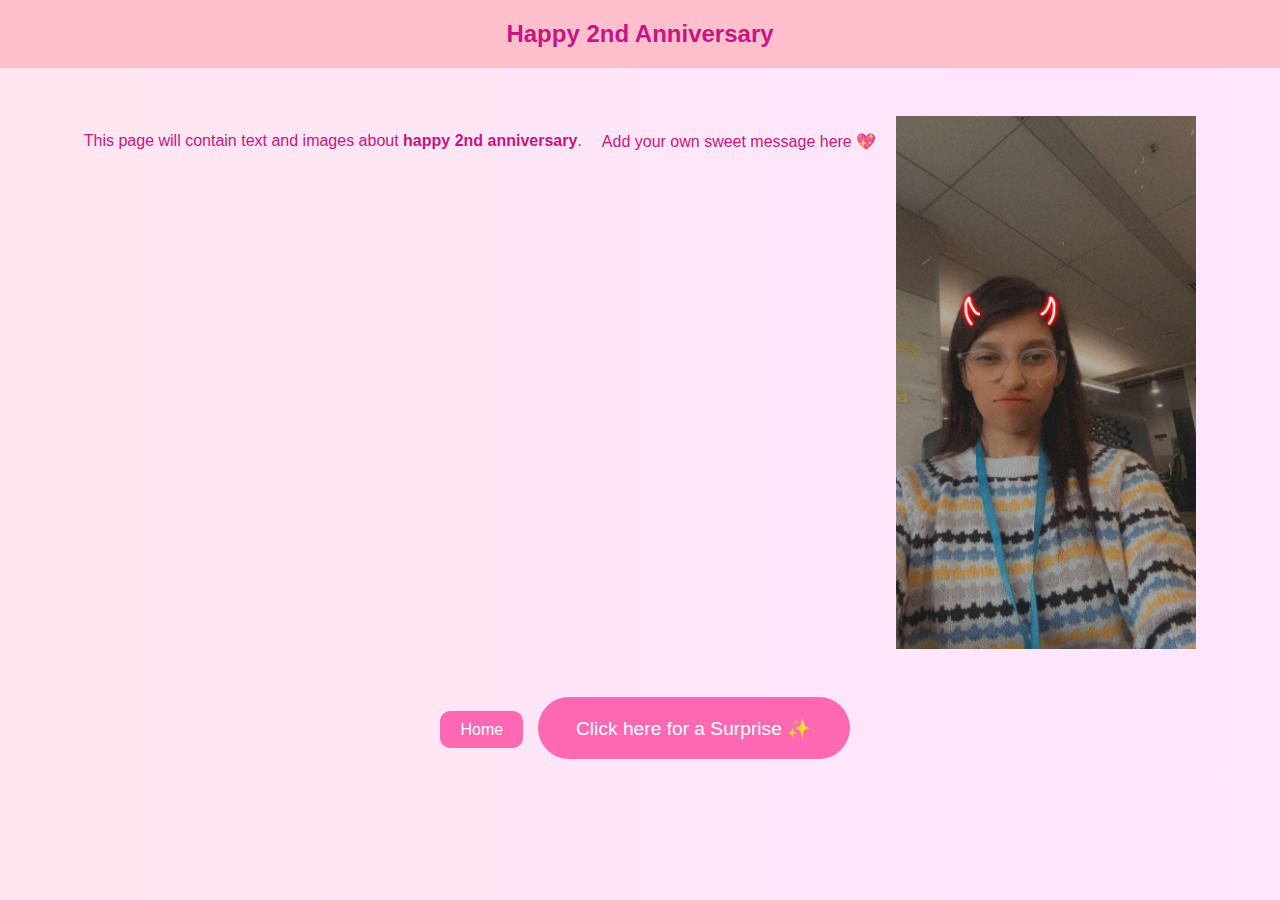
<file: page9-happy-2nd-anniversary.html>
<!DOCTYPE html>
<html lang="en">
<head>
    <meta charset="UTF-8">
    <meta name="viewport" content="width=device-width, initial-scale=1.0">
    <title>Happy 2nd Anniversary</title>
    <link rel="stylesheet" href="style.css">
</head>
<body>
    <header>Happy 2nd Anniversary</header>
    <section>
        <p>This page will contain text and images about <strong>happy 2nd anniversary</strong>.</p>
        <p>Add your own sweet message here 💖</p>
        <img src="testImage.jpg" alt="Memory" width="300">
    </section>
    <nav>
        <a href="index.html">Home</a>
        <button class="surprise-button" onclick="alert('Surprise! I love you more every single day 💘')">Click here for a Surprise ✨</button>
    </nav>
</body>
</html>
</file>
<file: style.css>
body {
  background: #fff0f5;
  font-family: 'Comic Sans MS', cursive, sans-serif;
  color: #c71585;
  text-align: center;
  margin: 0;
  padding: 0;
}
header {
  background: #ffc0cb;
  padding: 20px;
  font-size: 24px;
  font-weight: bold;
}
section {
  padding: 40px;
}
nav {
  margin: 20px;
}
a {
  text-decoration: none;
  margin: 10px;
  padding: 10px 20px;
  background: #ff69b4;
  color: white;
  border-radius: 10px;
}
a:hover {
  background: #ff1493;
}
    body {
      margin: 0;
      font-family: 'Comic Sans MS', cursive, sans-serif;
      background: linear-gradient(to right, #ffe6f0, #ffe6ff);
      text-align: center;
      overflow-x: hidden;
      animation: fadeIn 2s ease-in-out;
    }

    h1 {
      color: #d63384;
      font-size: 2.5em;
      margin-top: 1.5em;
      animation: popIn 1.2s ease forwards;
    }

    img.heart {
      width: 200px;
      margin: 20px auto;
      display: block;
      animation: float 4s ease-in-out infinite;
    }

    section {
      display: flex;
      flex-wrap: wrap;
      justify-content: center;
      gap: 20px;
      margin: 3em auto;
      padding: 0 1em;
    }

    .card {
      background: #fff;
      border-radius: 20px;
      box-shadow: 0 8px 20px rgba(0,0,0,0.1);
      padding: 1.5em;
      max-width: 400px;
      width: 100%;
      animation: slideIn 1s ease;
    }

    ul {
      text-align: left;
      padding-left: 1.2em;
      font-size: 1.2em;
    }

    .memories img, .memories video {
      width: 100%;
      border-radius: 15px;
      margin-bottom: 1em;
    }

    .surprise-button {
      background-color: #ff69b4;
      border: none;
      padding: 1em 2em;
      font-size: 1.2em;
      border-radius: 50px;
      color: white;
      cursor: pointer;
      animation: pulse 2s infinite;
    }

    .surprise-button:hover {
      background-color: #ff1493;
    }

    @keyframes fadeIn {
      from { opacity: 0; } to { opacity: 1; }
    }

    @keyframes popIn {
      0% { transform: scale(0); opacity: 0; }
      100% { transform: scale(1); opacity: 1; }
    }

    @keyframes float {
      0%, 100% { transform: translateY(0); }
      50% { transform: translateY(-10px); }
    }

    @keyframes slideIn {
      from { transform: translateY(50px); opacity: 0; }
      to { transform: translateY(0); opacity: 1; }
    }

    @keyframes pulse {
      0% { transform: scale(1); }
      50% { transform: scale(1.05); }
      100% { transform: scale(1); }
</file>
